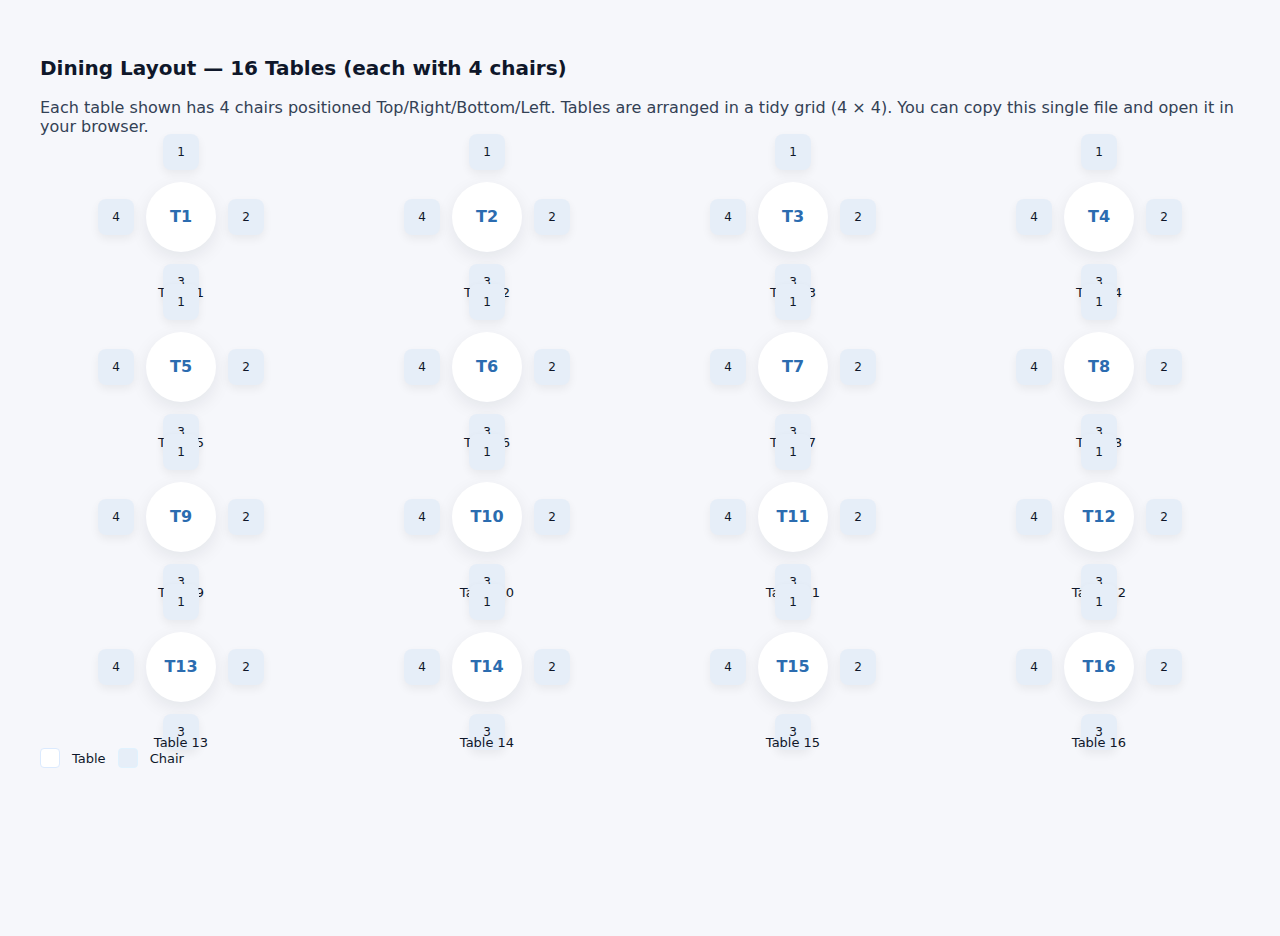
<file: templates/tables_layout.html>
<!doctype html>
<html lang="en">
<head>
  <meta charset="utf-8" />
  <meta name="viewport" content="width=device-width, initial-scale=1" />
  <title>16 Tables with 4 Chairs Each — Layout</title>
  <style>
    :root{
      --table-size: 110px;
      --chair-size: 36px;
      --gap: 24px;
      --bg: #f6f7fb;
      --table-color: #fff;
      --chair-color: #e6eef8;
      --accent: #2b6cb0;
      --shadow: 0 6px 18px rgba(15,23,42,0.08);
      font-family: Inter, system-ui, -apple-system, "Segoe UI", Roboto, "Helvetica Neue", Arial;
    }

    html,body{height:100%;margin:0;background:var(--bg);color:#0f172a}
    .container{max-width:1200px;margin:36px auto;padding:20px}

    h1{font-size:20px;margin:0 0 18px}
    p.lead{margin:0 0 18px;color:#334155}

    /* floor grid */
    .floor{
      display:grid;
      grid-template-columns: repeat(4, 1fr);
      gap:var(--gap);
      align-items:center;
    }

    /* single table box */
    .table-wrap{
      background:transparent;
      display:flex;
      align-items:center;
      justify-content:center;
      padding:8px;
    }

    .table-container{
      width:var(--table-size);
      height:var(--table-size);
      position:relative;
      display:flex;
      align-items:center;
      justify-content:center;
      margin:auto;
    }

    /* the table itself (circle) */
    .table{
      width:64%;
      height:64%;
      border-radius:50%;
      background:var(--table-color);
      box-shadow:var(--shadow);
      display:flex;
      align-items:center;
      justify-content:center;
      font-weight:600;
      color:var(--accent);
    }

    /* chairs - positioned around the table */
    .chair{
      width:var(--chair-size);
      height:var(--chair-size);
      border-radius:8px;
      background:var(--chair-color);
      display:flex;
      align-items:center;
      justify-content:center;
      font-size:12px;
      box-shadow:0 4px 10px rgba(2,6,23,0.06);
      position:absolute;
    }

    /* positions */
    .chair.top{ top: -10px; left:50%; transform:translate(-50%, -50%); }
    .chair.right{ right: -10px; top:50%; transform:translate(50%, -50%); }
    .chair.bottom{ bottom: -10px; left:50%; transform:translate(-50%, 50%); }
    .chair.left{ left: -10px; top:50%; transform:translate(-50%, -50%); }

    /* small table label */
    .table-num{
      position:absolute;
      bottom:-28px;
      width:100%;
      text-align:center;
      font-size:13px;
      color:#0f172a;
    }

    /* responsive: reduce to 2 columns on small screens */
    @media (max-width:920px){
      .floor{grid-template-columns: repeat(3, 1fr);} 
    }
    @media (max-width:680px){
      .floor{grid-template-columns: repeat(2, 1fr);} 
    }
    @media (max-width:420px){
      .floor{grid-template-columns: repeat(1, 1fr);} 
    }

    /* helper: legend */
    .legend{margin-top:18px;display:flex;gap:12px;align-items:center}
    .legend .dot{width:18px;height:18px;border-radius:4px;display:inline-block}
  </style>
</head>
<body>
  <div class="container">
    <h1>Dining Layout — 16 Tables (each with 4 chairs)</h1>
    <p class="lead">Each table shown has 4 chairs positioned Top/Right/Bottom/Left. Tables are arranged in a tidy grid (4 × 4). You can copy this single file and open it in your browser.</p>

    <div class="floor" role="list">

      <!-- Use a simple loop-like pattern (we'll explicitly write 16 instances) -->
      <!-- Table 1 -->
      <div class="table-wrap" role="listitem">
        <div class="table-container" aria-label="Table 1">
          <div class="chair top" aria-hidden="true">1</div>
          <div class="chair right" aria-hidden="true">2</div>
          <div class="chair bottom" aria-hidden="true">3</div>
          <div class="chair left" aria-hidden="true">4</div>
          <div class="table">T1</div>
          <div class="table-num">Table 1</div>
        </div>
      </div>

      <!-- Table 2 -->
      <div class="table-wrap">
        <div class="table-container" aria-label="Table 2">
          <div class="chair top" aria-hidden="true">1</div>
          <div class="chair right" aria-hidden="true">2</div>
          <div class="chair bottom" aria-hidden="true">3</div>
          <div class="chair left" aria-hidden="true">4</div>
          <div class="table">T2</div>
          <div class="table-num">Table 2</div>
        </div>
      </div>

      <!-- Table 3 -->
      <div class="table-wrap">
        <div class="table-container" aria-label="Table 3">
          <div class="chair top" aria-hidden="true">1</div>
          <div class="chair right" aria-hidden="true">2</div>
          <div class="chair bottom" aria-hidden="true">3</div>
          <div class="chair left" aria-hidden="true">4</div>
          <div class="table">T3</div>
          <div class="table-num">Table 3</div>
        </div>
      </div>

      <!-- Table 4 -->
      <div class="table-wrap">
        <div class="table-container" aria-label="Table 4">
          <div class="chair top" aria-hidden="true">1</div>
          <div class="chair right" aria-hidden="true">2</div>
          <div class="chair bottom" aria-hidden="true">3</div>
          <div class="chair left" aria-hidden="true">4</div>
          <div class="table">T4</div>
          <div class="table-num">Table 4</div>
        </div>
      </div>

      <!-- Table 5 -->
      <div class="table-wrap">
        <div class="table-container" aria-label="Table 5">
          <div class="chair top" aria-hidden="true">1</div>
          <div class="chair right" aria-hidden="true">2</div>
          <div class="chair bottom" aria-hidden="true">3</div>
          <div class="chair left" aria-hidden="true">4</div>
          <div class="table">T5</div>
          <div class="table-num">Table 5</div>
        </div>
      </div>

      <!-- Table 6 -->
      <div class="table-wrap">
        <div class="table-container" aria-label="Table 6">
          <div class="chair top" aria-hidden="true">1</div>
          <div class="chair right" aria-hidden="true">2</div>
          <div class="chair bottom" aria-hidden="true">3</div>
          <div class="chair left" aria-hidden="true">4</div>
          <div class="table">T6</div>
          <div class="table-num">Table 6</div>
        </div>
      </div>

      <!-- Table 7 -->
      <div class="table-wrap">
        <div class="table-container" aria-label="Table 7">
          <div class="chair top" aria-hidden="true">1</div>
          <div class="chair right" aria-hidden="true">2</div>
          <div class="chair bottom" aria-hidden="true">3</div>
          <div class="chair left" aria-hidden="true">4</div>
          <div class="table">T7</div>
          <div class="table-num">Table 7</div>
        </div>
      </div>

      <!-- Table 8 -->
      <div class="table-wrap">
        <div class="table-container" aria-label="Table 8">
          <div class="chair top" aria-hidden="true">1</div>
          <div class="chair right" aria-hidden="true">2</div>
          <div class="chair bottom" aria-hidden="true">3</div>
          <div class="chair left" aria-hidden="true">4</div>
          <div class="table">T8</div>
          <div class="table-num">Table 8</div>
        </div>
      </div>

      <!-- Table 9 -->
      <div class="table-wrap">
        <div class="table-container" aria-label="Table 9">
          <div class="chair top" aria-hidden="true">1</div>
          <div class="chair right" aria-hidden="true">2</div>
          <div class="chair bottom" aria-hidden="true">3</div>
          <div class="chair left" aria-hidden="true">4</div>
          <div class="table">T9</div>
          <div class="table-num">Table 9</div>
        </div>
      </div>

      <!-- Table 10 -->
      <div class="table-wrap">
        <div class="table-container" aria-label="Table 10">
          <div class="chair top" aria-hidden="true">1</div>
          <div class="chair right" aria-hidden="true">2</div>
          <div class="chair bottom" aria-hidden="true">3</div>
          <div class="chair left" aria-hidden="true">4</div>
          <div class="table">T10</div>
          <div class="table-num">Table 10</div>
        </div>
      </div>

      <!-- Table 11 -->
      <div class="table-wrap">
        <div class="table-container" aria-label="Table 11">
          <div class="chair top" aria-hidden="true">1</div>
          <div class="chair right" aria-hidden="true">2</div>
          <div class="chair bottom" aria-hidden="true">3</div>
          <div class="chair left" aria-hidden="true">4</div>
          <div class="table">T11</div>
          <div class="table-num">Table 11</div>
        </div>
      </div>

      <!-- Table 12 -->
      <div class="table-wrap">
        <div class="table-container" aria-label="Table 12">
          <div class="chair top" aria-hidden="true">1</div>
          <div class="chair right" aria-hidden="true">2</div>
          <div class="chair bottom" aria-hidden="true">3</div>
          <div class="chair left" aria-hidden="true">4</div>
          <div class="table">T12</div>
          <div class="table-num">Table 12</div>
        </div>
      </div>

      <!-- Table 13 -->
      <div class="table-wrap">
        <div class="table-container" aria-label="Table 13">
          <div class="chair top" aria-hidden="true">1</div>
          <div class="chair right" aria-hidden="true">2</div>
          <div class="chair bottom" aria-hidden="true">3</div>
          <div class="chair left" aria-hidden="true">4</div>
          <div class="table">T13</div>
          <div class="table-num">Table 13</div>
        </div>
      </div>

      <!-- Table 14 -->
      <div class="table-wrap">
        <div class="table-container" aria-label="Table 14">
          <div class="chair top" aria-hidden="true">1</div>
          <div class="chair right" aria-hidden="true">2</div>
          <div class="chair bottom" aria-hidden="true">3</div>
          <div class="chair left" aria-hidden="true">4</div>
          <div class="table">T14</div>
          <div class="table-num">Table 14</div>
        </div>
      </div>

      <!-- Table 15 -->
      <div class="table-wrap">
        <div class="table-container" aria-label="Table 15">
          <div class="chair top" aria-hidden="true">1</div>
          <div class="chair right" aria-hidden="true">2</div>
          <div class="chair bottom" aria-hidden="true">3</div>
          <div class="chair left" aria-hidden="true">4</div>
          <div class="table">T15</div>
          <div class="table-num">Table 15</div>
        </div>
      </div>

      <!-- Table 16 -->
      <div class="table-wrap">
        <div class="table-container" aria-label="Table 16">
          <div class="chair top" aria-hidden="true">1</div>
          <div class="chair right" aria-hidden="true">2</div>
          <div class="chair bottom" aria-hidden="true">3</div>
          <div class="chair left" aria-hidden="true">4</div>
          <div class="table">T16</div>
          <div class="table-num">Table 16</div>
        </div>
      </div>

    </div>

    <div class="legend">
      <div class="dot" style="background:var(--table-color);border:1px solid #dbeafe"></div>
      <div style="font-size:13px">Table</div>
      <div class="dot" style="background:var(--chair-color);border:1px solid #e0f2fe"></div>
      <div style="font-size:13px">Chair</div>
    </div>

  </div>
</body>
</html>
</file>
